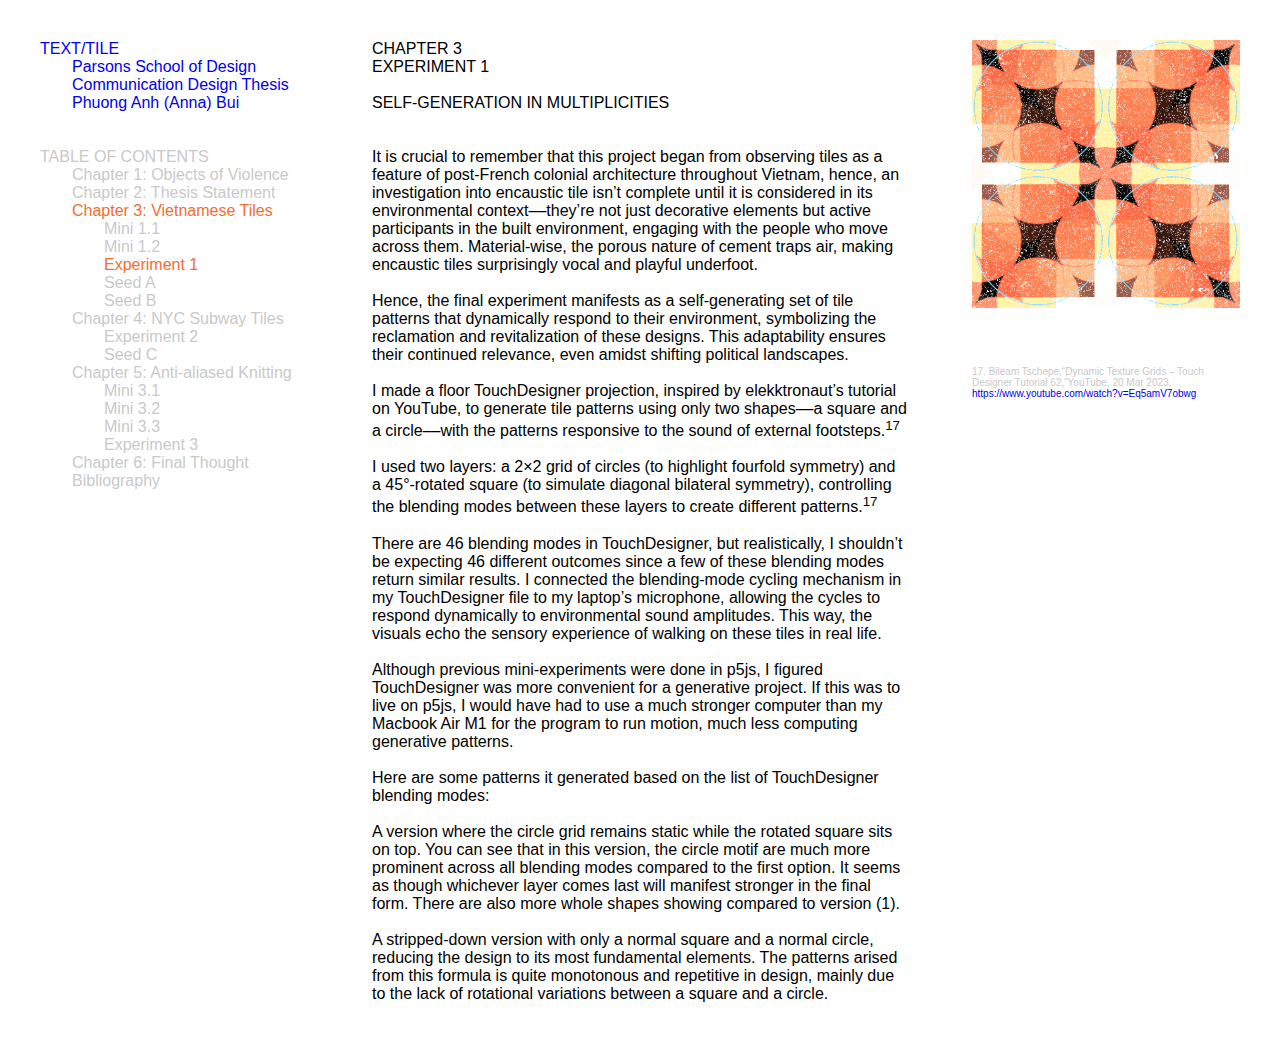
<file: content.html>
<!DOCTYPE html>
<html lang="en">
<head>
    <meta charset="UTF-8">
    <meta name="viewport" content="width=device-width, initial-scale=1.0">
    <title>TEXT/TILE</title>

    <link rel="stylesheet" href="content-style.css">
    <script src="sketch.js"></script>
</head>
<body>
    <div class="flex-box">
        <div class="column col1">
            <div><a href="./index.html">
                TEXT/TILE<br>
                <div class="indent">
                    <p>Parsons School of Design</p>
                    <p>Communication Design Thesis</p>
                    <p>Phuong Anh (Anna) Bui</p>
                </div></a>
            </div><br><br>
            <div class="toc">
                TABLE OF CONTENTS
                <div class="indent">
                    <p class="c1">Chapter 1: Objects of Violence</p>
                    <p class="c2">Chapter 2: Thesis Statement</p>
                    <p class="c3">Chapter 3: Vietnamese Tiles</p>
                    <div class="more-indent">
                        <p>Mini 1.1</p>
                        <p>Mini 1.2</p>
                        <p class="exp1">Experiment 1</p>
                        <p>Seed A</p>
                        <p>Seed B</p>
                    </div>
                </div>
                <div class="indent">
                    <p>Chapter 4: NYC Subway Tiles</p>
                    <div class="more-indent">
                        <p>Experiment 2</p>
                        <p>Seed C</p>
                    </div>
                </div>
                <div class="indent">
                    <p>Chapter 5: Anti-aliased Knitting</p>
                    <div class="more-indent">
                        <p>Mini 3.1</p>
                        <p>Mini 3.2</p>
                        <p>Mini 3.3</p>
                        <p>Experiment 3</p>
                    </div>
                </div>
                <div class="indent">
                    <p>Chapter 6: Final Thought</p>
                    <p>Bibliography</p>
                </div>
            </div>
        </div>
        <div class="main-content col2">
            CHAPTER 3<br>
            EXPERIMENT 1<br><br>
            SELF-GENERATION IN MULTIPLICITIES<br><br><br>
            It is crucial to remember that this project began from observing tiles as a feature of post-French colonial architecture throughout Vietnam, hence, an investigation into encaustic tile isn’t complete until it is considered in its environmental context––they’re not just decorative elements but active participants in the built environment, engaging with the people who move across them. Material-wise, the porous nature of cement traps air, making encaustic tiles surprisingly vocal and playful underfoot. <br><br>
            Hence, the final experiment manifests as a self-generating set of tile patterns that dynamically respond to their environment, symbolizing the reclamation and revitalization of these designs. This adaptability ensures their continued relevance, even amidst shifting political landscapes.<br><br>
            I made a floor TouchDesigner projection, inspired by elekktronaut’s tutorial on YouTube, to generate tile patterns using only two shapes––a square and a circle––with the patterns responsive to the sound of external footsteps.<sup>17</sup> <br><br>
            I used two layers: a 2×2 grid of circles (to highlight fourfold symmetry) and a 45°-rotated square (to simulate diagonal bilateral symmetry), controlling the blending modes between these layers to create different patterns.<sup>17</sup> <br><br>
            There are 46 blending modes in TouchDesigner, but realistically, I shouldn’t be expecting 46 different outcomes since a few of these blending modes return similar results. I connected the blending-mode cycling mechanism in my TouchDesigner file to my laptop’s microphone, allowing the cycles to respond dynamically to environmental sound amplitudes. This way, the visuals echo the sensory experience of walking on these tiles in real life.<br><br>
            Although previous mini-experiments were done in p5js, I figured TouchDesigner was more convenient for a generative project. If this was to live on p5js, I would have had to use a much stronger computer than my Macbook Air M1 for the program to run motion, much less computing generative patterns. <br><br>
            Here are some patterns it generated based on the list of TouchDesigner blending modes:<br><br>
            A version where the circle grid remains static while the rotated square sits on top. You can see that in this version, the circle motif are much more prominent across all blending modes compared to the first option. It seems as though whichever layer comes last will manifest stronger in the final form. There are also more whole shapes showing compared to version (1).<br><br>
            A stripped-down version with only a normal square and a normal circle, reducing the design to its most fundamental elements. The patterns arised from this formula is quite monotonous and repetitive in design, mainly due to the lack of rotational variations between a square and a circle.
        </div>
        <div class="img-n-ref col1">
            <img src="./imgs/t1.png" width="100%">
            <br><br><br><br>
            <div class="ref">
                17. Bileam Tschepe,“Dynamic Texture Grids – Touch Designer Tutorial 62,”YouTube, 20 Mar 2023, <a href="https://www.youtube.com/watch?v=Eq5amV7obwg">https://www.youtube.com/watch?v=Eq5amV7obwg</a>.
            </div>
        </div>
    </div>
</body>
</html>
</file>
<file: content-style.css>
html {
    background-color: white;
    margin: 2em;
    font-size: 1em;
    font-family: Arial, Helvetica, sans-serif;
    font-weight: 400;
}

.flex-box {
    display: flex;
    flex-direction: row;
    column-gap: 4em;
}

.flex-box .col1 {
    flex-basis: 25vw;
}

.flex-box .col2 {
    flex-basis: 50vw;
}

.column {
    display: flex;
    flex-direction: column;
    color: #C9C9C9;
}

p {
    margin: 0;
}

.indent p {
    text-indent: 2em;
}

.more-indent p {
    text-indent: 4em;
}

.ref {
    font-size: .625em;
    color: #C9C9C9;
}

.c3 {
    color: #F26E2F;
}

.exp1 {
    color: #F26E2F;
}

a:link{
    text-decoration: none;
}
a:visited{
    color: #C9C9C9;
    text-decoration: none;
}
a:hover{
    text-decoration: none;
}
a:focus{
    text-decoration: none;
}
a:active{
    text-decoration: none;
}
</file>
